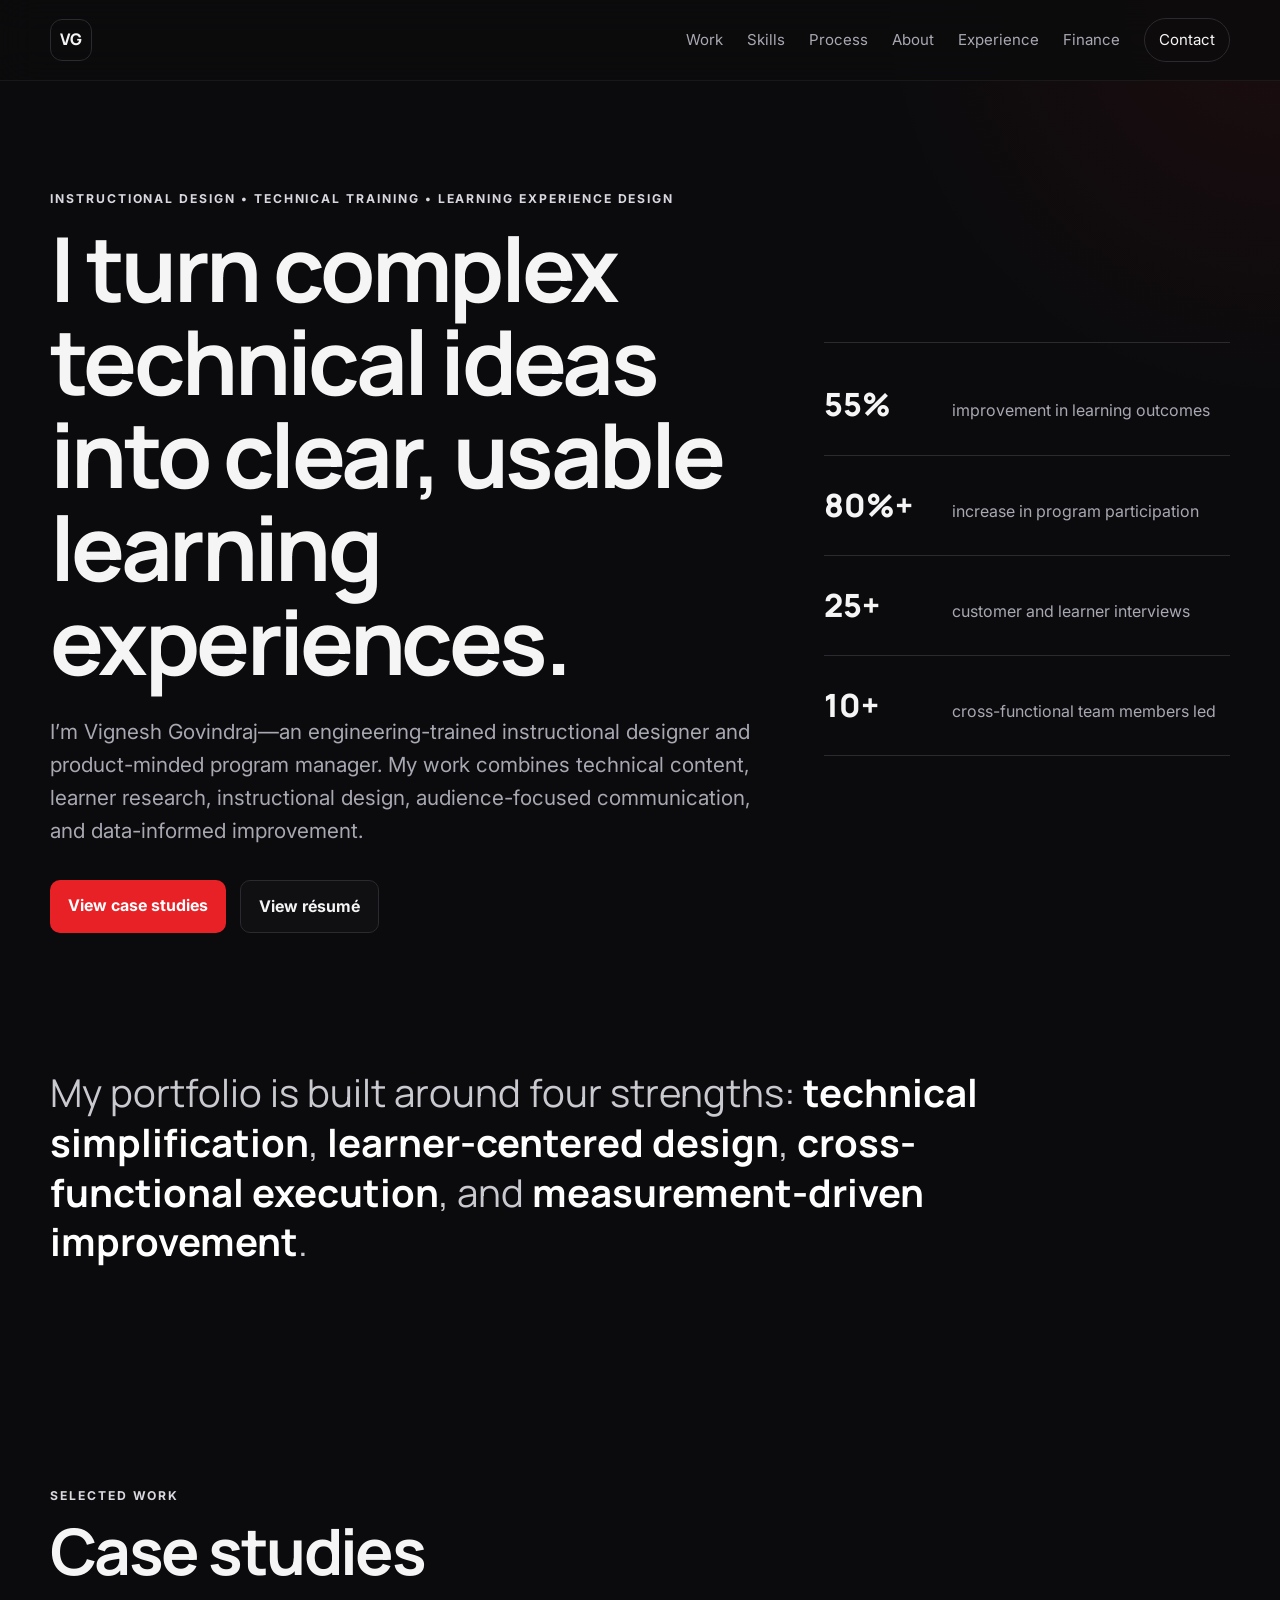
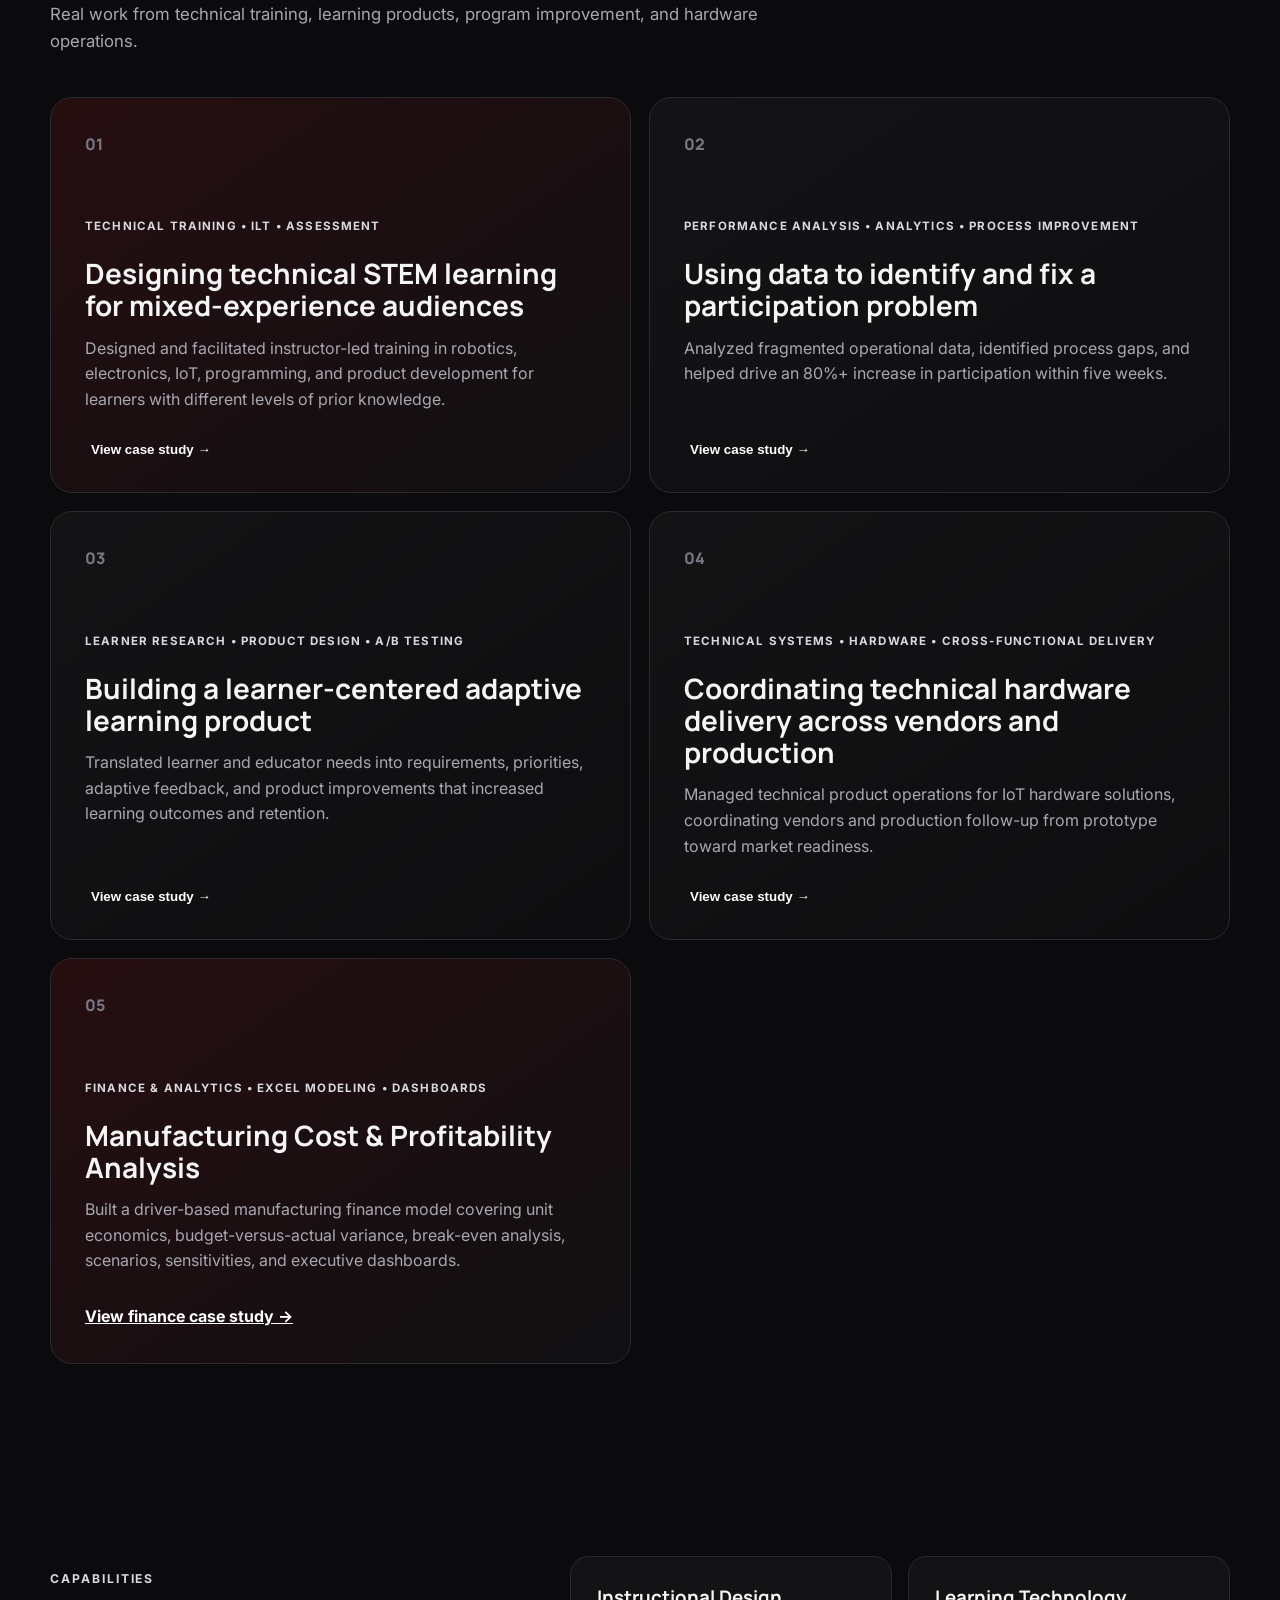
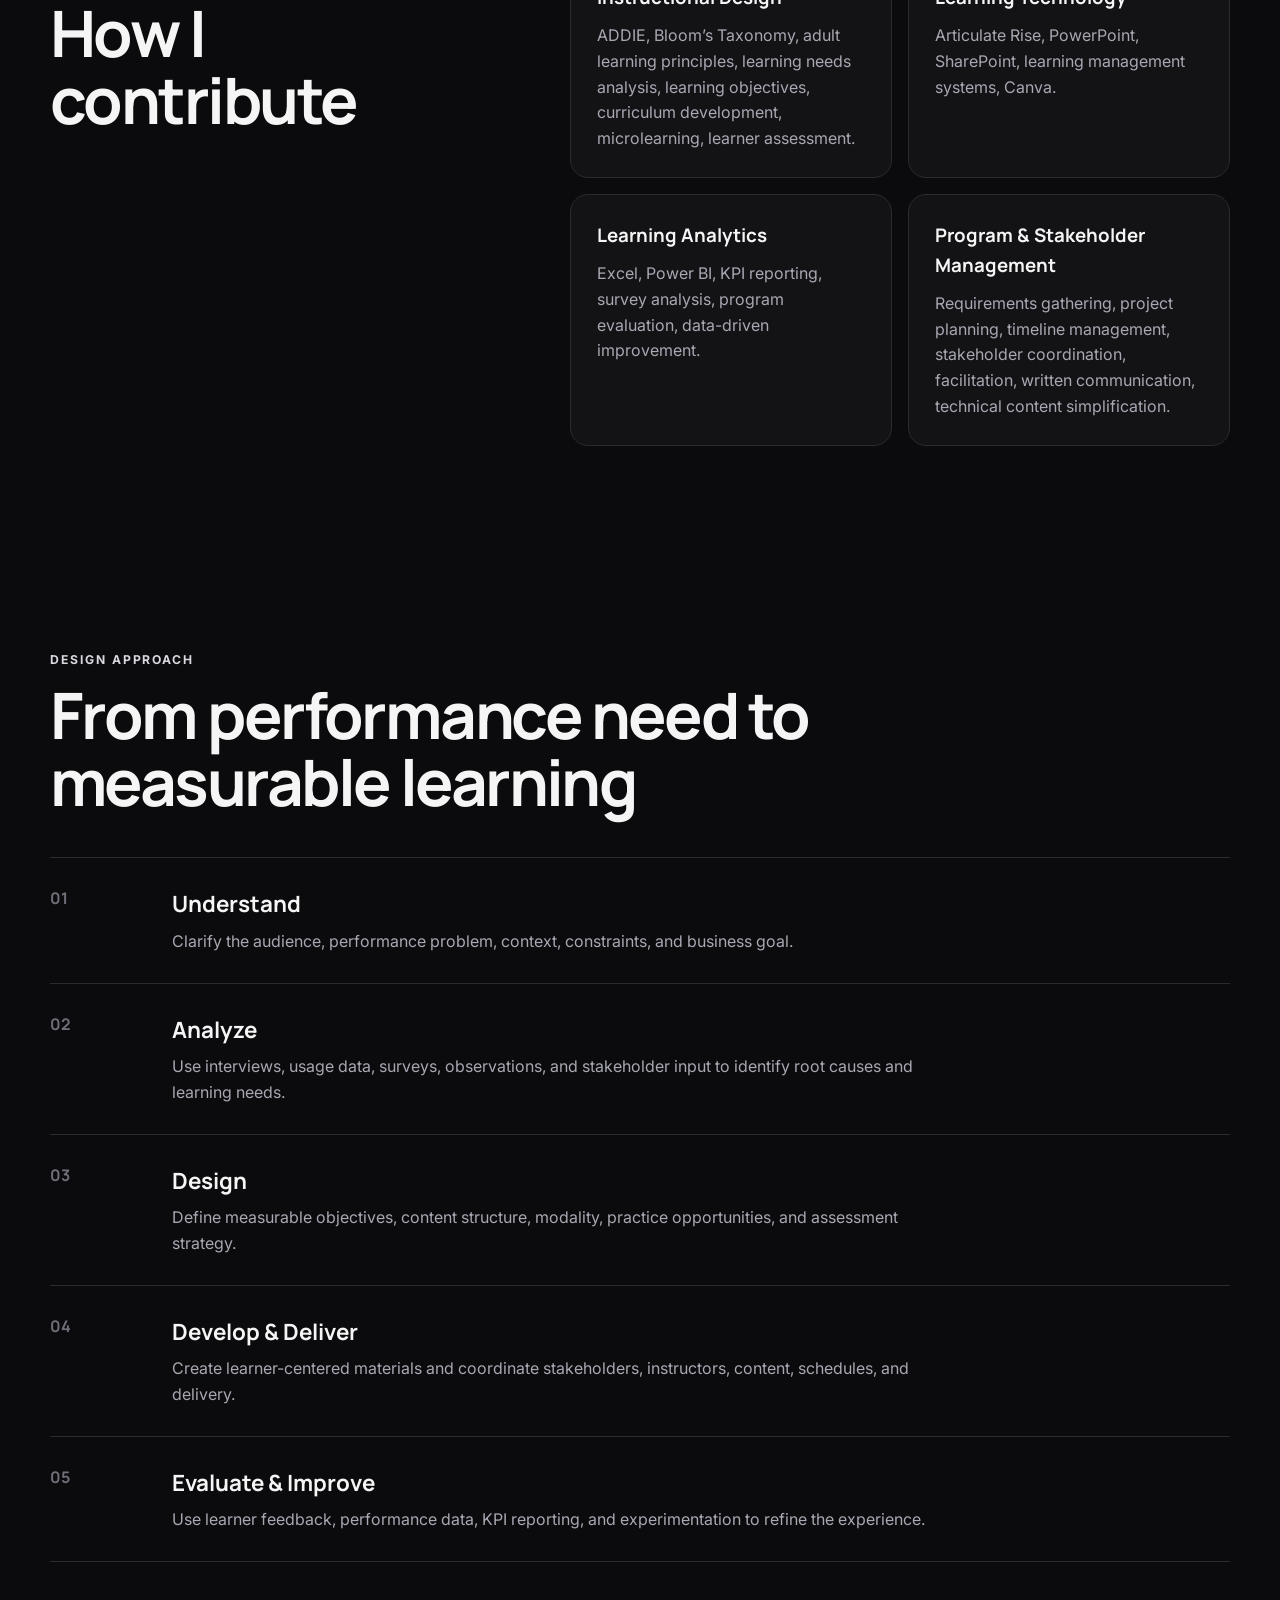
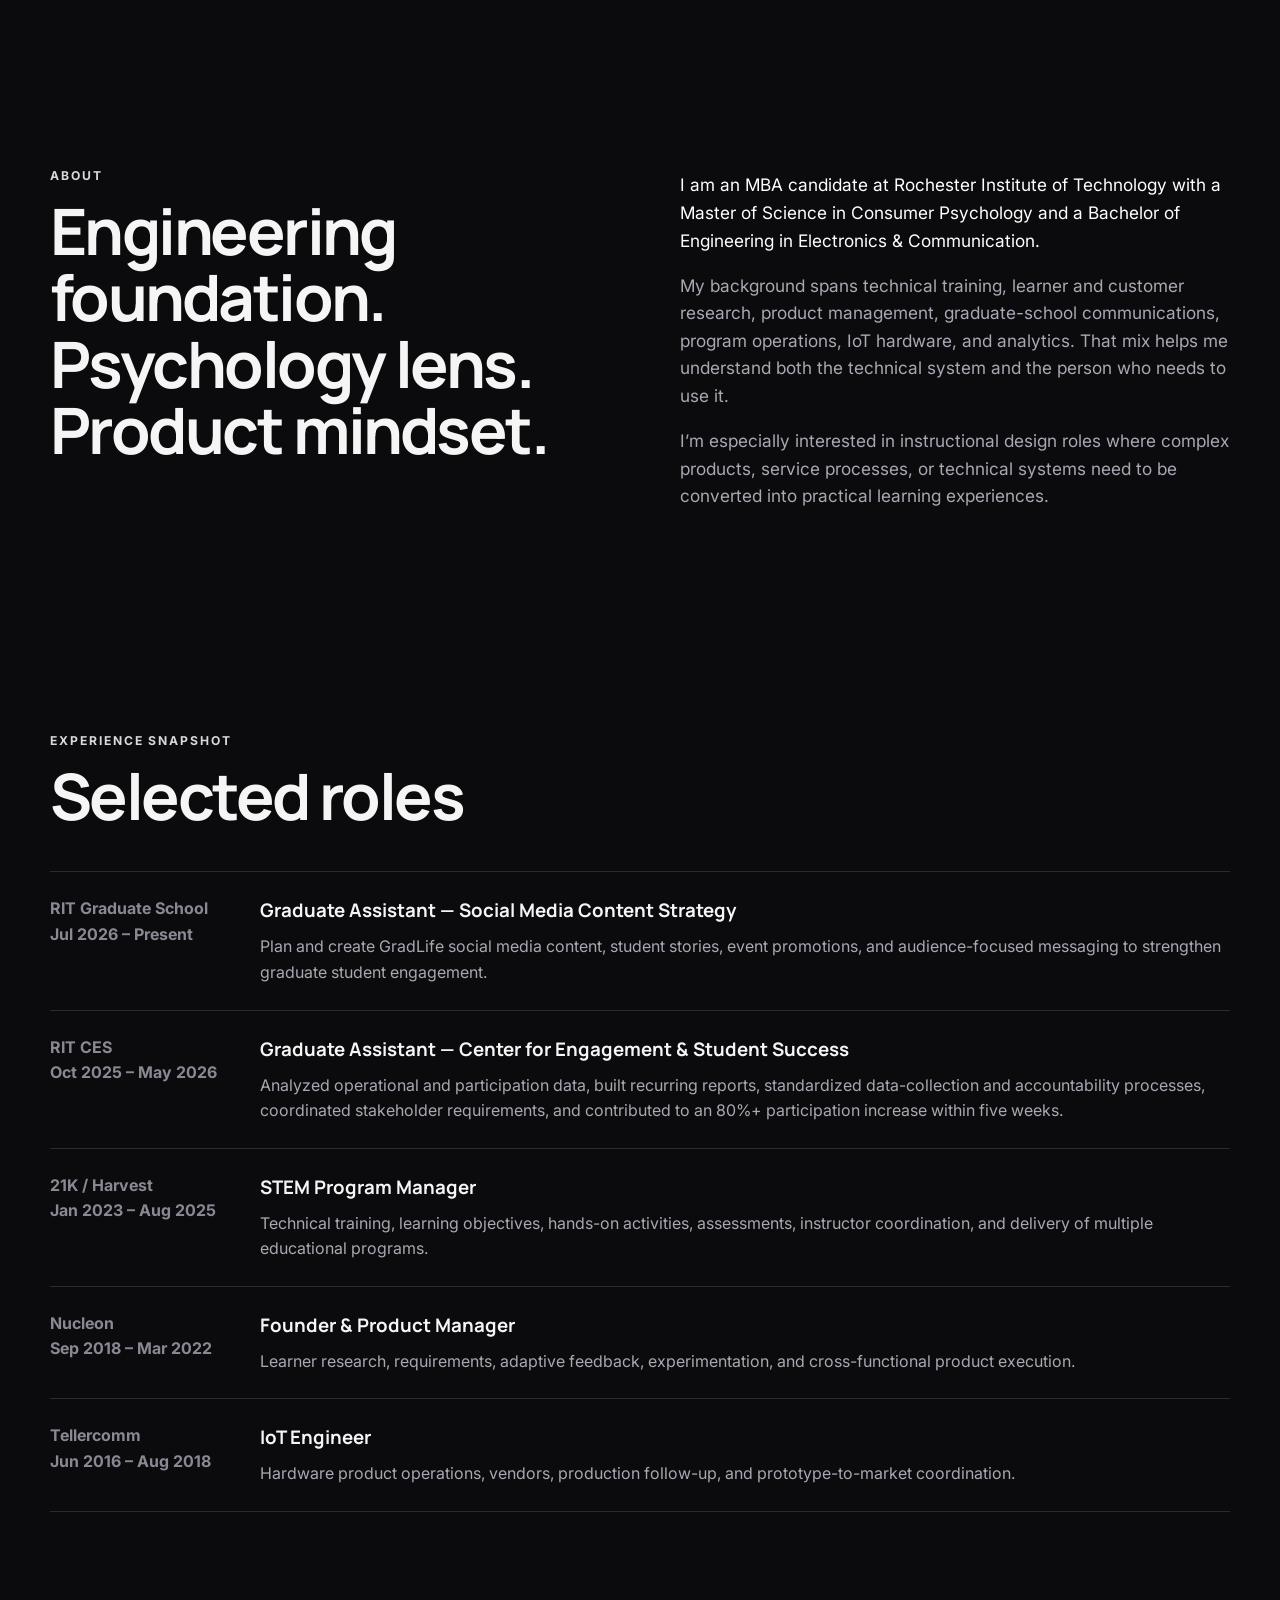
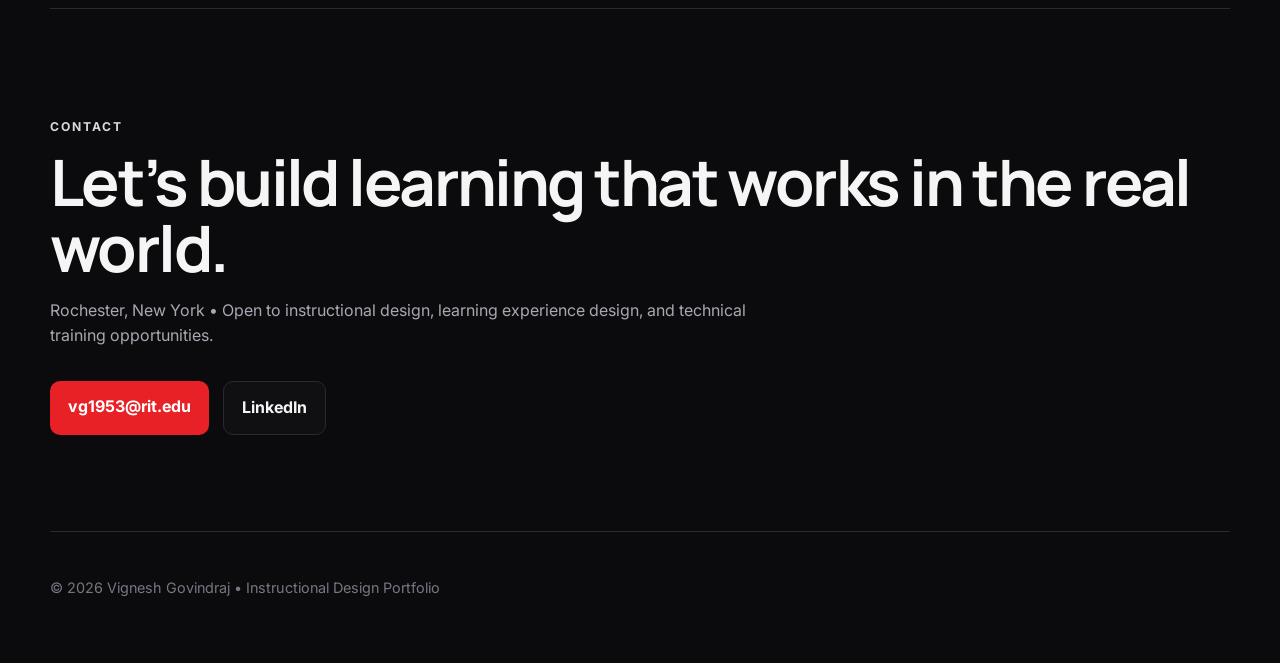
<file: index.html>
<!DOCTYPE html>
<html lang="en">
<head>
<meta charset="UTF-8">
<meta name="viewport" content="width=device-width, initial-scale=1.0">
<meta name="description" content="Instructional design and technical learning portfolio of Vignesh Govindraj.">
<title>Vignesh Govindraj | Instructional Design Portfolio</title>
<link rel="icon" href="favicon.svg" type="image/svg+xml">
<link rel="stylesheet" href="styles.css">
</head>
<body>
<header class="site-header">
  <a class="brand" href="#top">VG</a>
  <nav class="nav">
    <a href="#work">Work</a><a href="#skills">Skills</a><a href="#process">Process</a><a href="#about">About</a><a class="nav-cta" href="#contact">Contact</a>
  </nav>
</header>
<main id="top">
<section class="hero section">
  <div class="hero-copy">
    <p class="eyebrow">Instructional Design • Technical Training • Learning Experience Design</p>
    <h1>I turn complex technical ideas into clear, usable learning experiences.</h1>
    <p class="hero-text">I’m Vignesh Govindraj—an engineering-trained instructional designer and product-minded program manager. My work combines technical content, learner research, instructional design, audience-focused communication, and data-informed improvement.</p>
    <div class="hero-actions"><a class="button primary" href="#work">View case studies</a><a class="button secondary" href="resume.html">View résumé</a></div>
  </div>
  <aside class="hero-panel">
    <div class="metric"><span class="metric-value">55%</span><span class="metric-label">improvement in learning outcomes</span></div>
    <div class="metric"><span class="metric-value">80%+</span><span class="metric-label">increase in program participation</span></div>
    <div class="metric"><span class="metric-value">25+</span><span class="metric-label">customer and learner interviews</span></div>
    <div class="metric"><span class="metric-value">10+</span><span class="metric-label">cross-functional team members led</span></div>
  </aside>
</section>
<section class="section intro-strip"><p>My portfolio is built around four strengths: <strong>technical simplification</strong>, <strong>learner-centered design</strong>, <strong>cross-functional execution</strong>, and <strong>measurement-driven improvement</strong>.</p></section>
<section id="work" class="section">
  <div class="section-heading"><p class="eyebrow">Selected work</p><h2>Case studies</h2><p>Real work from technical training, learning products, program improvement, and hardware operations.</p></div>
  <div class="case-grid">
    <article class="case-card featured"><div class="case-number">01</div><p class="case-tag">Technical Training • ILT • Assessment</p><h3>Designing technical STEM learning for mixed-experience audiences</h3><p class="case-summary">Designed and facilitated instructor-led training in robotics, electronics, IoT, programming, and product development for learners with different levels of prior knowledge.</p><button class="text-button" data-dialog="case1">View case study →</button></article>
    <article class="case-card"><div class="case-number">02</div><p class="case-tag">Performance Analysis • Analytics • Process Improvement</p><h3>Using data to identify and fix a participation problem</h3><p class="case-summary">Analyzed fragmented operational data, identified process gaps, and helped drive an 80%+ increase in participation within five weeks.</p><button class="text-button" data-dialog="case2">View case study →</button></article>
    <article class="case-card"><div class="case-number">03</div><p class="case-tag">Learner Research • Product Design • A/B Testing</p><h3>Building a learner-centered adaptive learning product</h3><p class="case-summary">Translated learner and educator needs into requirements, priorities, adaptive feedback, and product improvements that increased learning outcomes and retention.</p><button class="text-button" data-dialog="case3">View case study →</button></article>
    <article class="case-card"><div class="case-number">04</div><p class="case-tag">Technical Systems • Hardware • Cross-Functional Delivery</p><h3>Coordinating technical hardware delivery across vendors and production</h3><p class="case-summary">Managed technical product operations for IoT hardware solutions, coordinating vendors and production follow-up from prototype toward market readiness.</p><button class="text-button" data-dialog="case4">View case study →</button></article>
  </div>
</section>
<section id="skills" class="section split-section">
  <div class="section-heading"><p class="eyebrow">Capabilities</p><h2>How I contribute</h2></div>
  <div class="skill-groups">
    <div class="skill-group"><h3>Instructional Design</h3><p>ADDIE, Bloom’s Taxonomy, adult learning principles, learning needs analysis, learning objectives, curriculum development, microlearning, learner assessment.</p></div>
    <div class="skill-group"><h3>Learning Technology</h3><p>Articulate Rise, PowerPoint, SharePoint, learning management systems, Canva.</p></div>
    <div class="skill-group"><h3>Learning Analytics</h3><p>Excel, Power BI, KPI reporting, survey analysis, program evaluation, data-driven improvement.</p></div>
    <div class="skill-group"><h3>Program & Stakeholder Management</h3><p>Requirements gathering, project planning, timeline management, stakeholder coordination, facilitation, written communication, technical content simplification.</p></div>
  </div>
</section>
<section id="process" class="section">
  <div class="section-heading"><p class="eyebrow">Design approach</p><h2>From performance need to measurable learning</h2></div>
  <ol class="process">
    <li><span>01</span><div><h3>Understand</h3><p>Clarify the audience, performance problem, context, constraints, and business goal.</p></div></li>
    <li><span>02</span><div><h3>Analyze</h3><p>Use interviews, usage data, surveys, observations, and stakeholder input to identify root causes and learning needs.</p></div></li>
    <li><span>03</span><div><h3>Design</h3><p>Define measurable objectives, content structure, modality, practice opportunities, and assessment strategy.</p></div></li>
    <li><span>04</span><div><h3>Develop & Deliver</h3><p>Create learner-centered materials and coordinate stakeholders, instructors, content, schedules, and delivery.</p></div></li>
    <li><span>05</span><div><h3>Evaluate & Improve</h3><p>Use learner feedback, performance data, KPI reporting, and experimentation to refine the experience.</p></div></li>
  </ol>
</section>
<section id="about" class="section about">
  <div><p class="eyebrow">About</p><h2>Engineering foundation. Psychology lens. Product mindset.</h2></div>
  <div class="about-copy"><p>I am an MBA candidate at Rochester Institute of Technology with a Master of Science in Consumer Psychology and a Bachelor of Engineering in Electronics & Communication.</p><p>My background spans technical training, learner and customer research, product management, graduate-school communications, program operations, IoT hardware, and analytics. That mix helps me understand both the technical system and the person who needs to use it.</p><p>I’m especially interested in instructional design roles where complex products, service processes, or technical systems need to be converted into practical learning experiences.</p></div>
</section>
<section class="section experience">
  <div class="section-heading"><p class="eyebrow">Experience snapshot</p><h2>Selected roles</h2></div>
  <div class="timeline">
    <div class="timeline-item"><span>RIT Graduate School<br>Jul 2026 – Present</span><div><h3>Graduate Assistant — Social Media Content Strategy</h3><p>Plan and create GradLife social media content, student stories, event promotions, and audience-focused messaging to strengthen graduate student engagement.</p></div></div>
    <div class="timeline-item"><span>RIT CES<br>Oct 2025 – May 2026</span><div><h3>Graduate Assistant — Center for Engagement & Student Success</h3><p>Analyzed operational and participation data, built recurring reports, standardized data-collection and accountability processes, coordinated stakeholder requirements, and contributed to an 80%+ participation increase within five weeks.</p></div></div>
    <div class="timeline-item"><span>21K / Harvest<br>Jan 2023 – Aug 2025</span><div><h3>STEM Program Manager</h3><p>Technical training, learning objectives, hands-on activities, assessments, instructor coordination, and delivery of multiple educational programs.</p></div></div>
    <div class="timeline-item"><span>Nucleon<br>Sep 2018 – Mar 2022</span><div><h3>Founder & Product Manager</h3><p>Learner research, requirements, adaptive feedback, experimentation, and cross-functional product execution.</p></div></div>
    <div class="timeline-item"><span>Tellercomm<br>Jun 2016 – Aug 2018</span><div><h3>IoT Engineer</h3><p>Hardware product operations, vendors, production follow-up, and prototype-to-market coordination.</p></div></div>
  </div>
</section>
<section id="contact" class="section contact"><p class="eyebrow">Contact</p><h2>Let’s build learning that works in the real world.</h2><p>Rochester, New York • Open to instructional design, learning experience design, and technical training opportunities.</p><div class="hero-actions"><a class="button primary" href="mailto:vg1953@rit.edu">vg1953@rit.edu</a><a class="button secondary" href="https://www.linkedin.com/in/vignesh-govindraj-13011995/" target="_blank" rel="noreferrer">LinkedIn</a></div></section>
</main>
<footer><p>© <span id="year"></span> Vignesh Govindraj • Instructional Design Portfolio</p></footer>
<dialog id="case1"><button class="dialog-close" aria-label="Close">×</button><p class="case-tag">Technical Training • 21K School & Harvest International School</p><h2>Designing technical STEM learning for mixed-experience audiences</h2><div class="case-detail-grid"><div><h4>Challenge</h4><p>Technical topics such as robotics, electronics, IoT, programming, and product development had to be made understandable and usable for learners with varying levels of prior knowledge.</p></div><div><h4>My role</h4><p>Designed and facilitated instructor-led technical training while coordinating instructors, school leaders, external partners, materials, and delivery schedules.</p></div><div><h4>Design approach</h4><p>Created learning objectives, presentations, hands-on activities, and assessments. Adjusted content based on learner feedback and performance data.</p></div><div><h4>What this demonstrates</h4><p>Technical content simplification, ILT design, facilitation, assessment, iterative improvement, and cross-functional delivery.</p></div></div></dialog>
<dialog id="case2"><button class="dialog-close" aria-label="Close">×</button><p class="case-tag">Performance Analysis • RIT Center for Engagement & Student Success</p><h2>Using data to identify and fix a participation problem</h2><div class="case-detail-grid"><div><h4>Challenge</h4><p>Program participation was not meeting expectations, and the underlying operational picture was fragmented across inconsistent data and processes.</p></div><div><h4>My role</h4><p>Cleaned and analyzed operational data, built recurring reports in Excel and Power BI, coordinated program records, and standardized data-collection and accountability practices.</p></div><div><h4>Outcome</h4><p>The work identified process gaps and contributed to an 80%+ increase in participation within five weeks.</p></div><div><h4>What this demonstrates</h4><p>Performance analysis, data-informed diagnosis, process improvement, reporting, and measurement before prescribing a learning intervention.</p></div></div></dialog>
<dialog id="case3"><button class="dialog-close" aria-label="Close">×</button><p class="case-tag">Learner-Centered Product • Nucleon</p><h2>Building a learner-centered adaptive learning product</h2><div class="case-detail-grid"><div><h4>Challenge</h4><p>Design an adaptive-learning experience that responded to learner and educator needs rather than relying on assumptions.</p></div><div><h4>My role</h4><p>Translated learner and educator needs into requirements, acceptance criteria, timelines, and sprint priorities for a cross-functional team of 10.</p></div><div><h4>Research & iteration</h4><p>Conducted 25+ customer interviews and used learner interviews, performance data, and A/B testing to refine adaptive feedback and content delivery.</p></div><div><h4>Outcome</h4><p>The platform contributed to a 55% improvement in learning outcomes and a 25% increase in user retention while growing to 100+ users and two institutional partners.</p></div></div></dialog>
<dialog id="case4"><button class="dialog-close" aria-label="Close">×</button><p class="case-tag">Technical Systems • Tellercomm</p><h2>Coordinating technical hardware delivery across vendors and production</h2><div class="case-detail-grid"><div><h4>Challenge</h4><p>Move IoT hardware solutions from prototype toward market while coordinating technical and operational dependencies.</p></div><div><h4>My role</h4><p>Managed technical product operations, vendor coordination, and production follow-up.</p></div><div><h4>Transferable value</h4><p>Understanding technical systems makes it easier to ask better questions of SMEs and convert engineering information into accurate learner-facing content.</p></div><div><h4>What this demonstrates</h4><p>Technical fluency, vendor coordination, production awareness, and cross-functional execution.</p></div></div></dialog>
<script src="script.js"></script>
</body>
</html>
</file>
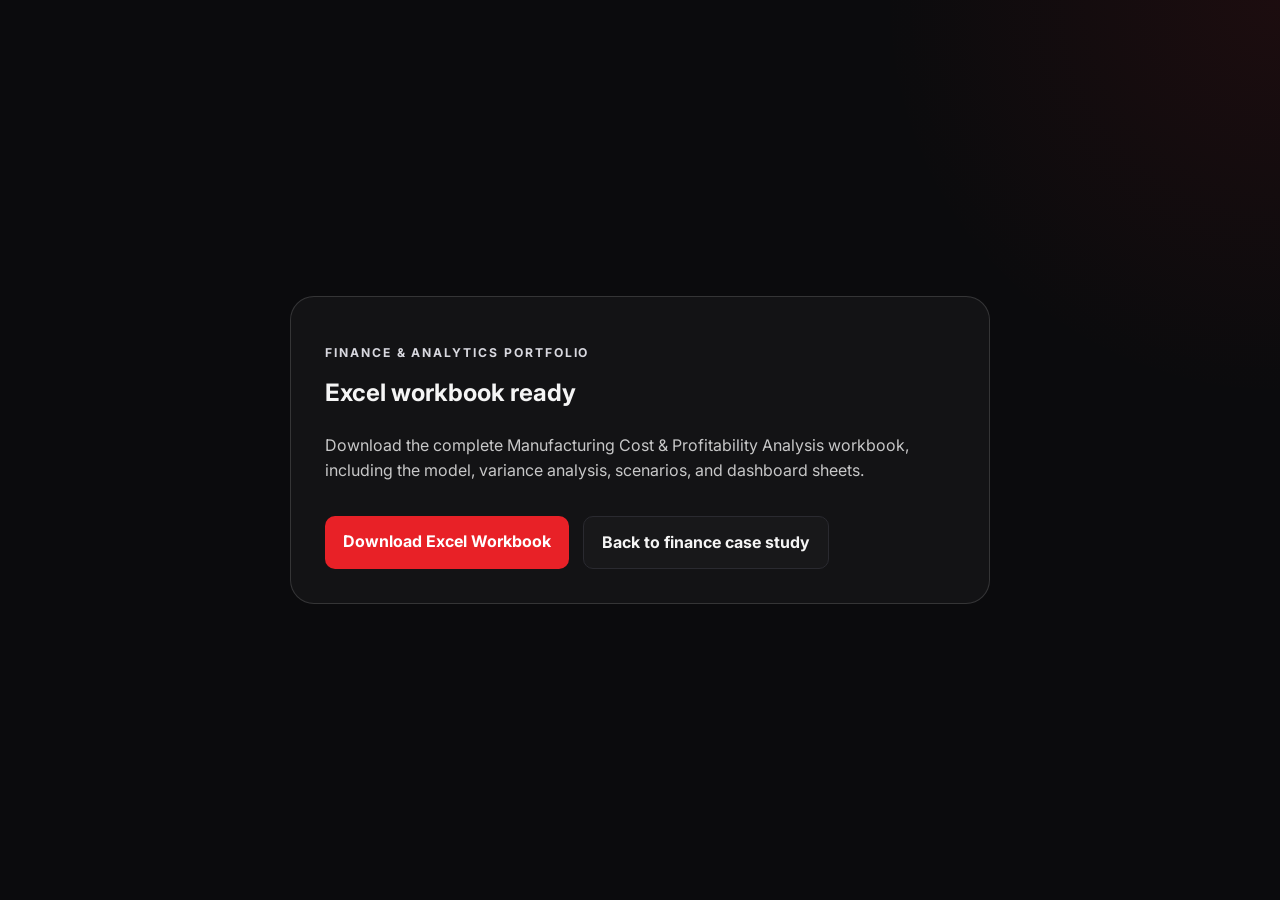
<file: download-model.html>
<!DOCTYPE html>
<html lang="en">
<head>
<meta charset="UTF-8">
<meta name="viewport" content="width=device-width,initial-scale=1.0">
<title>Download Excel Model | Vignesh Govindraj</title>
<link rel="stylesheet" href="styles.css">
<style>.download-wrap{min-height:100vh;display:grid;place-items:center;padding:40px}.download-card{max-width:700px;border:1px solid rgba(255,255,255,.14);border-radius:24px;padding:34px;background:rgba(255,255,255,.035)}.download-card h1{margin-top:8px}.status{margin:20px 0;opacity:.8}</style>
</head>
<body>
<main class="download-wrap"><section class="download-card"><p class="eyebrow">Finance & Analytics Portfolio</p><h1>Excel workbook ready</h1><p class="status">Download the complete Manufacturing Cost & Profitability Analysis workbook, including the model, variance analysis, scenarios, and dashboard sheets.</p><div class="hero-actions"><a id="download" class="button primary" href="assets/Manufacturing_Cost_Profitability_Analysis.xlsx" download>Download Excel Workbook</a><a class="button secondary" href="finance.html">Back to finance case study</a></div></section></main>
<script>
window.addEventListener('load',()=>{
  const a=document.getElementById('download');
  if(a){setTimeout(()=>a.click(),300);}
});
</script>
</body>
</html>
</file>
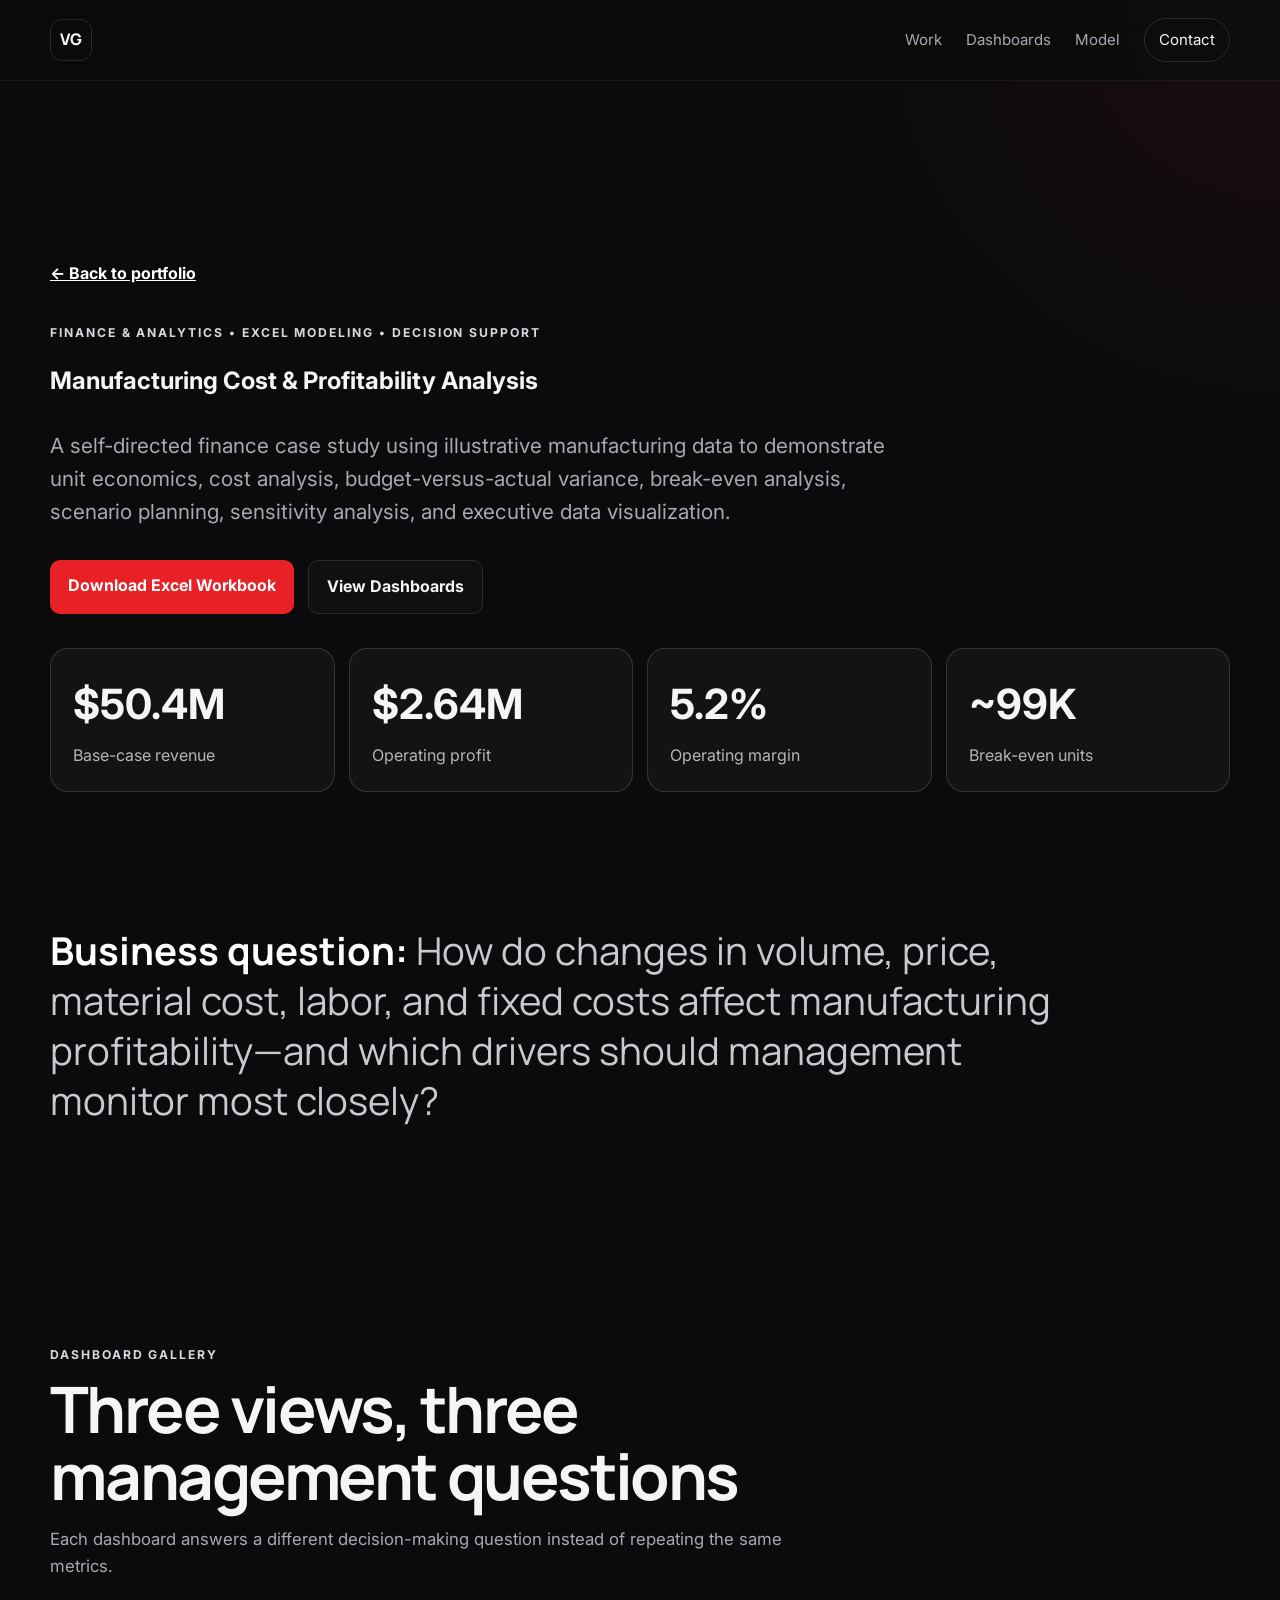
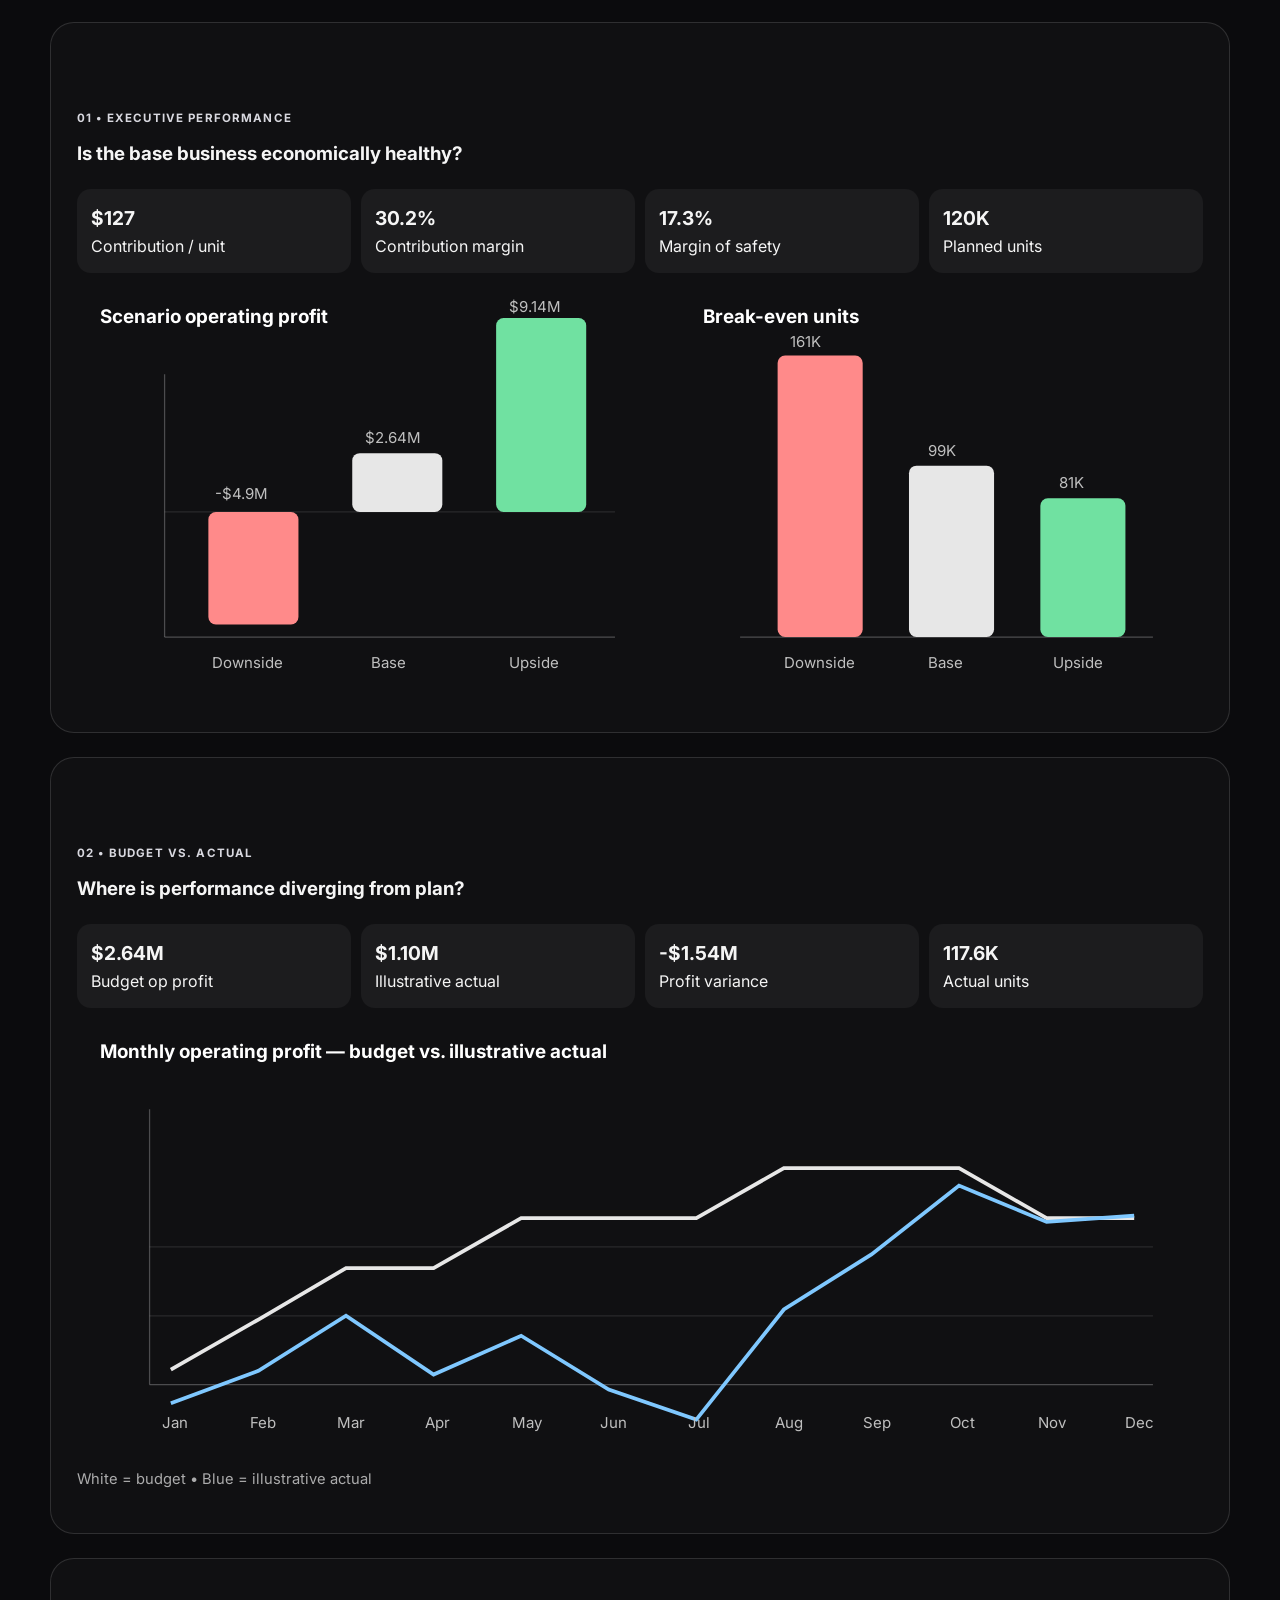
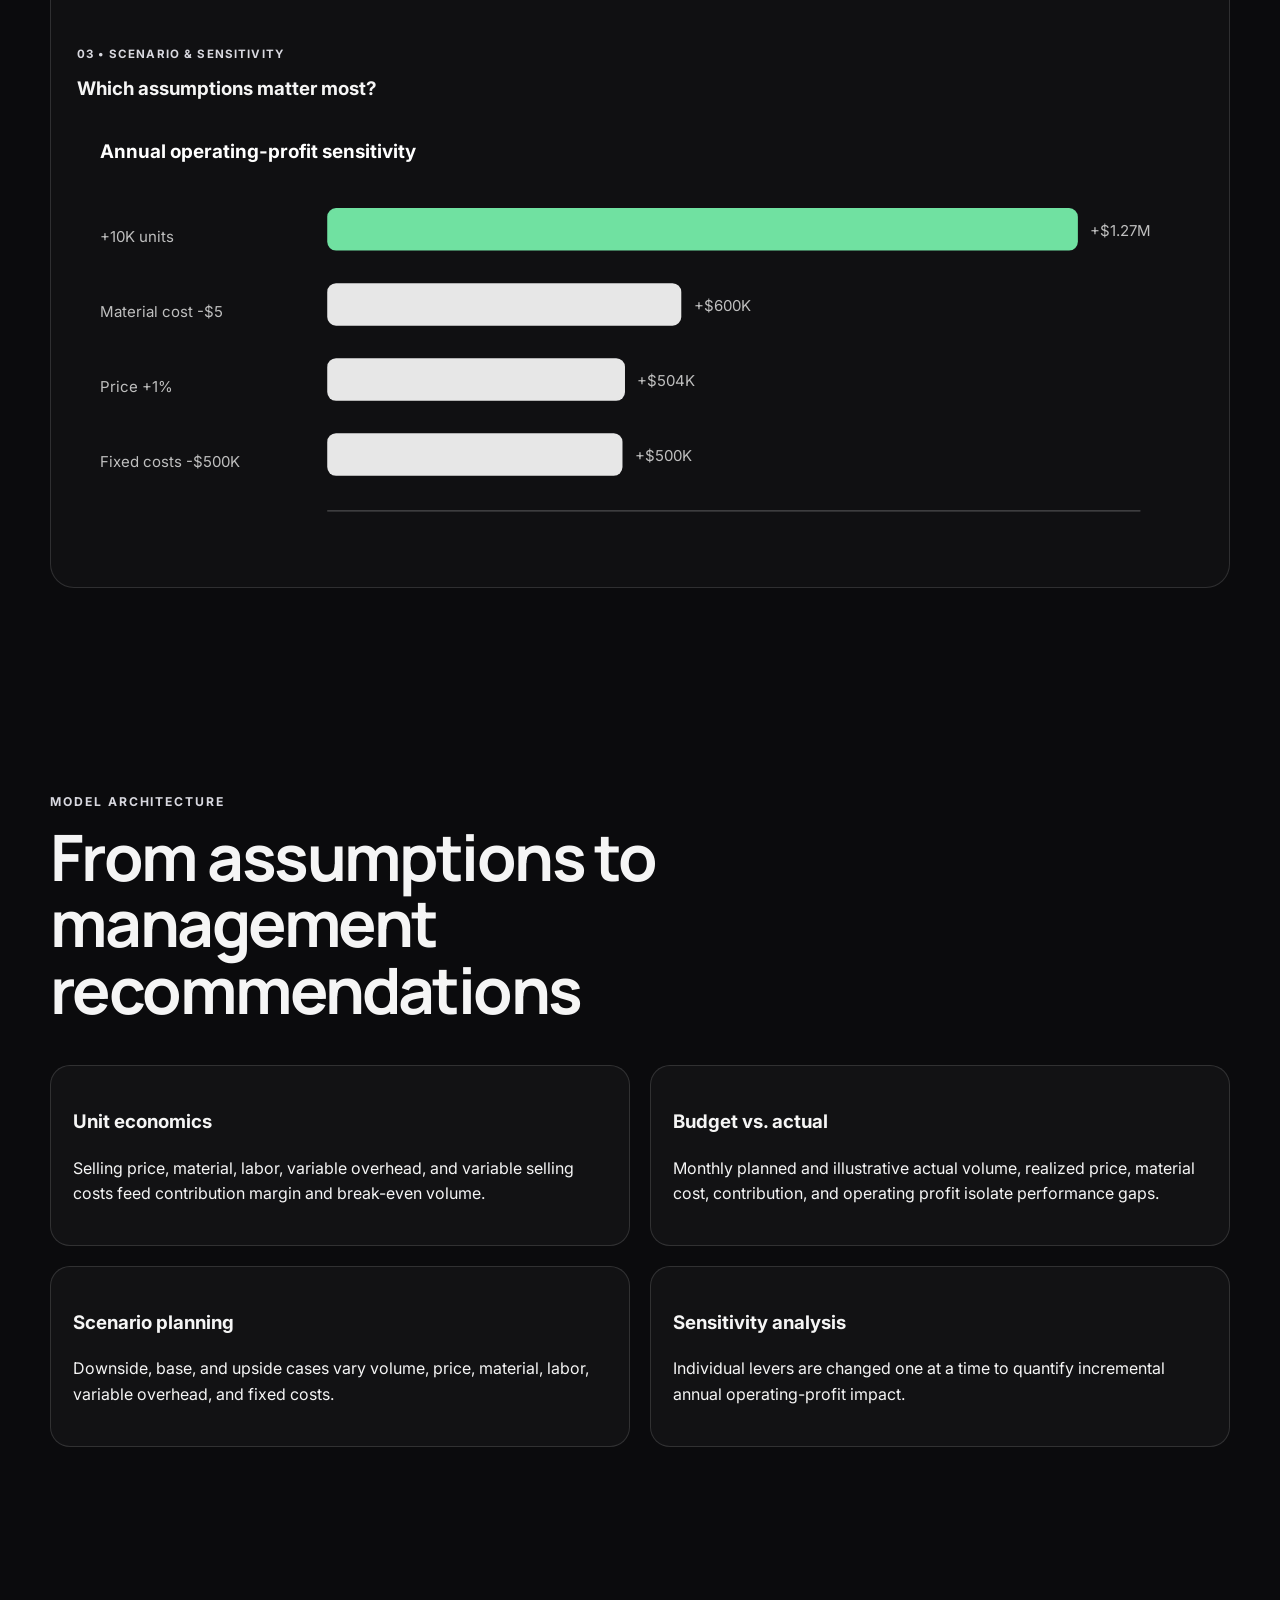
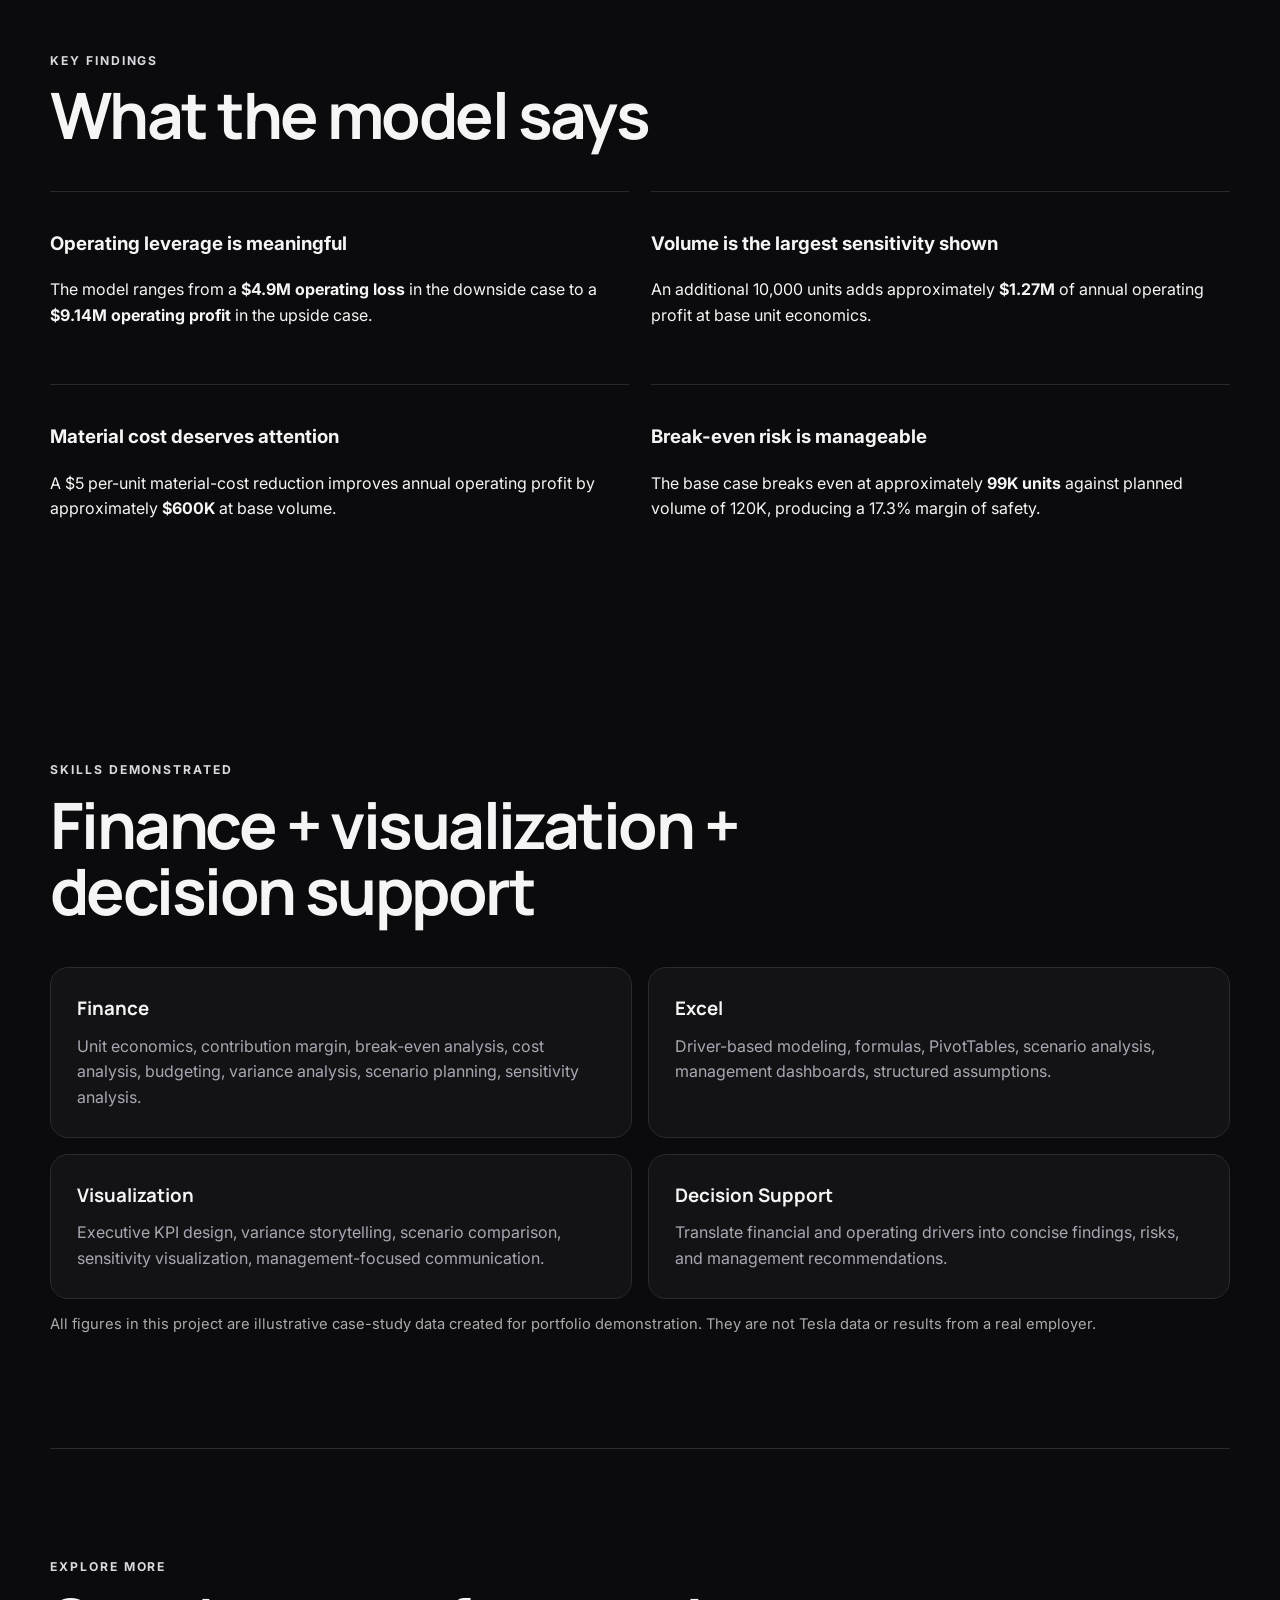
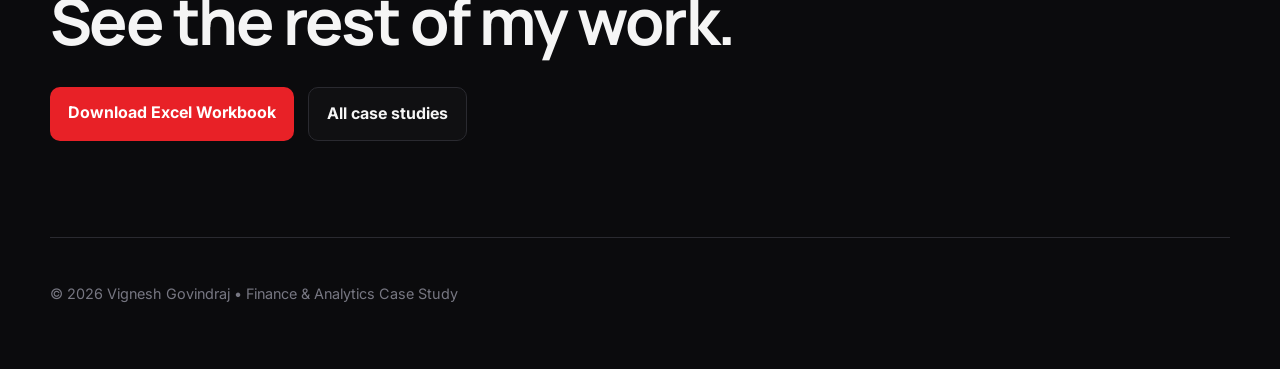
<file: finance.html>
<!DOCTYPE html>
<html lang="en">
<head>
<meta charset="UTF-8">
<meta name="viewport" content="width=device-width,initial-scale=1.0">
<meta name="description" content="Manufacturing Cost & Profitability Analysis — finance and analytics case study by Vignesh Govindraj.">
<title>Finance & Analytics | Vignesh Govindraj</title>
<link rel="icon" href="favicon.svg" type="image/svg+xml">
<link rel="stylesheet" href="styles.css">
<style>
.finance-hero{padding-top:150px}.finance-hero h1{max-width:920px}.finance-intro{max-width:840px}.kpi-grid{display:grid;grid-template-columns:repeat(4,1fr);gap:14px;margin-top:34px}.kpi{border:1px solid rgba(255,255,255,.14);border-radius:18px;padding:22px;background:rgba(255,255,255,.035)}.kpi strong{display:block;font-size:clamp(1.6rem,4vw,2.6rem)}.kpi span{display:block;margin-top:6px;opacity:.72}.dashboard-grid{display:grid;grid-template-columns:1fr;gap:24px}.dashboard{border:1px solid rgba(255,255,255,.13);border-radius:24px;padding:26px;background:rgba(255,255,255,.025)}.dashboard h3{margin-top:5px}.chart{width:100%;height:auto;display:block;margin-top:18px}.chart-label{fill:#bfbfbf;font-size:12px}.chart-title{fill:#fff;font-size:15px;font-weight:700}.axis{stroke:rgba(255,255,255,.25);stroke-width:1}.gridline{stroke:rgba(255,255,255,.1);stroke-width:1}.bar-base{fill:#e7e7e7}.bar-good{fill:#70e1a1}.bar-bad{fill:#ff8a8a}.line-budget{fill:none;stroke:#e7e7e7;stroke-width:3}.line-actual{fill:none;stroke:#7fc8ff;stroke-width:3}.mini-kpis{display:grid;grid-template-columns:repeat(4,1fr);gap:10px;margin:20px 0}.mini-kpi{padding:14px;border-radius:14px;background:rgba(255,255,255,.05)}.mini-kpi b{display:block;font-size:1.2rem}.finance-grid{display:grid;grid-template-columns:repeat(2,minmax(0,1fr));gap:20px}.panel{border:1px solid rgba(255,255,255,.13);border-radius:20px;padding:22px;background:rgba(255,255,255,.03)}.insights{display:grid;grid-template-columns:repeat(2,minmax(0,1fr));gap:22px}.insight{padding:18px 0;border-top:1px solid rgba(255,255,255,.12)}.note{opacity:.68;font-size:.92rem}.backlink{display:inline-block;margin-bottom:24px}@media(max-width:850px){.kpi-grid,.mini-kpis{grid-template-columns:repeat(2,1fr)}.finance-grid,.insights{grid-template-columns:1fr}}@media(max-width:520px){.kpi-grid,.mini-kpis{grid-template-columns:1fr}}
</style>
</head>
<body>
<header class="site-header"><a class="brand" href="index.html">VG</a><nav class="nav"><a href="index.html#work">Work</a><a href="#dashboards">Dashboards</a><a href="#model">Model</a><a class="nav-cta" href="index.html#contact">Contact</a></nav></header>
<main>
<section class="section finance-hero">
<a class="text-button backlink" href="index.html#work">← Back to portfolio</a>
<p class="eyebrow">Finance & Analytics • Excel Modeling • Decision Support</p>
<h1>Manufacturing Cost & Profitability Analysis</h1>
<p class="hero-text finance-intro">A self-directed finance case study using illustrative manufacturing data to demonstrate unit economics, cost analysis, budget-versus-actual variance, break-even analysis, scenario planning, sensitivity analysis, and executive data visualization.</p>
<div class="hero-actions"><a class="button primary" href="download-model.html">Download Excel Workbook</a><a class="button secondary" href="#dashboards">View Dashboards</a></div>
<div class="kpi-grid"><div class="kpi"><strong>$50.4M</strong><span>Base-case revenue</span></div><div class="kpi"><strong>$2.64M</strong><span>Operating profit</span></div><div class="kpi"><strong>5.2%</strong><span>Operating margin</span></div><div class="kpi"><strong>~99K</strong><span>Break-even units</span></div></div>
</section>
<section class="section intro-strip"><p><strong>Business question:</strong> How do changes in volume, price, material cost, labor, and fixed costs affect manufacturing profitability—and which drivers should management monitor most closely?</p></section>
<section class="section" id="dashboards"><div class="section-heading"><p class="eyebrow">Dashboard gallery</p><h2>Three views, three management questions</h2><p>Each dashboard answers a different decision-making question instead of repeating the same metrics.</p></div><div class="dashboard-grid">
<div class="dashboard"><p class="case-tag">01 • Executive Performance</p><h3>Is the base business economically healthy?</h3><div class="mini-kpis"><div class="mini-kpi"><b>$127</b><span>Contribution / unit</span></div><div class="mini-kpi"><b>30.2%</b><span>Contribution margin</span></div><div class="mini-kpi"><b>17.3%</b><span>Margin of safety</span></div><div class="mini-kpi"><b>120K</b><span>Planned units</span></div></div><svg class="chart" viewBox="0 0 900 330" role="img" aria-label="Scenario operating profit and break-even units"><text x="18" y="24" class="chart-title">Scenario operating profit</text><line x1="70" y1="275" x2="430" y2="275" class="axis"/><line x1="70" y1="65" x2="70" y2="275" class="axis"/><line x1="70" y1="175" x2="430" y2="175" class="gridline"/><rect x="105" y="175" width="72" height="90" rx="6" class="bar-bad"/><rect x="220" y="128" width="72" height="47" rx="6" class="bar-base"/><rect x="335" y="20" width="72" height="155" rx="6" class="bar-good"/><text x="108" y="300" class="chart-label">Downside</text><text x="235" y="300" class="chart-label">Base</text><text x="345" y="300" class="chart-label">Upside</text><text x="110" y="165" class="chart-label">-$4.9M</text><text x="230" y="120" class="chart-label">$2.64M</text><text x="345" y="15" class="chart-label">$9.14M</text><text x="500" y="24" class="chart-title">Break-even units</text><line x1="530" y1="275" x2="860" y2="275" class="axis"/><rect x="560" y="50" width="68" height="225" rx="6" class="bar-bad"/><rect x="665" y="138" width="68" height="137" rx="6" class="bar-base"/><rect x="770" y="164" width="68" height="111" rx="6" class="bar-good"/><text x="565" y="300" class="chart-label">Downside</text><text x="680" y="300" class="chart-label">Base</text><text x="780" y="300" class="chart-label">Upside</text><text x="570" y="43" class="chart-label">161K</text><text x="680" y="130" class="chart-label">99K</text><text x="785" y="156" class="chart-label">81K</text></svg></div>
<div class="dashboard"><p class="case-tag">02 • Budget vs. Actual</p><h3>Where is performance diverging from plan?</h3><div class="mini-kpis"><div class="mini-kpi"><b>$2.64M</b><span>Budget op profit</span></div><div class="mini-kpi"><b>$1.10M</b><span>Illustrative actual</span></div><div class="mini-kpi"><b>-$1.54M</b><span>Profit variance</span></div><div class="mini-kpi"><b>117.6K</b><span>Actual units</span></div></div><svg class="chart" viewBox="0 0 900 340" role="img" aria-label="Monthly budget versus actual operating profit"><text x="18" y="24" class="chart-title">Monthly operating profit — budget vs. illustrative actual</text><line x1="58" y1="285" x2="860" y2="285" class="axis"/><line x1="58" y1="65" x2="58" y2="285" class="axis"/><line x1="58" y1="230" x2="860" y2="230" class="gridline"/><line x1="58" y1="175" x2="860" y2="175" class="gridline"/><polyline points="75,273 145,233 215,192 285,192 355,152 425,152 495,152 565,112 635,112 705,112 775,152 845,152" class="line-budget"/><polyline points="75,300 145,274 215,230 285,277 355,246 425,289 495,313 565,225 635,181 705,126 775,155 845,150" class="line-actual"/><g class="chart-label"><text x="68" y="320">Jan</text><text x="138" y="320">Feb</text><text x="208" y="320">Mar</text><text x="278" y="320">Apr</text><text x="348" y="320">May</text><text x="418" y="320">Jun</text><text x="488" y="320">Jul</text><text x="558" y="320">Aug</text><text x="628" y="320">Sep</text><text x="698" y="320">Oct</text><text x="768" y="320">Nov</text><text x="838" y="320">Dec</text></g></svg><p class="note">White = budget • Blue = illustrative actual</p></div>
<div class="dashboard"><p class="case-tag">03 • Scenario & Sensitivity</p><h3>Which assumptions matter most?</h3><svg class="chart" viewBox="0 0 900 350" role="img" aria-label="Annual operating profit sensitivity"><text x="18" y="28" class="chart-title">Annual operating-profit sensitivity</text><line x1="200" y1="310" x2="850" y2="310" class="axis"/><text x="18" y="95" class="chart-label">+10K units</text><text x="18" y="155" class="chart-label">Material cost -$5</text><text x="18" y="215" class="chart-label">Price +1%</text><text x="18" y="275" class="chart-label">Fixed costs -$500K</text><rect x="200" y="68" width="600" height="34" rx="7" class="bar-good"/><rect x="200" y="128" width="283" height="34" rx="7" class="bar-base"/><rect x="200" y="188" width="238" height="34" rx="7" class="bar-base"/><rect x="200" y="248" width="236" height="34" rx="7" class="bar-base"/><text x="810" y="90" class="chart-label">+$1.27M</text><text x="493" y="150" class="chart-label">+$600K</text><text x="448" y="210" class="chart-label">+$504K</text><text x="446" y="270" class="chart-label">+$500K</text></svg></div>
</div></section>
<section class="section" id="model"><div class="section-heading"><p class="eyebrow">Model architecture</p><h2>From assumptions to management recommendations</h2></div><div class="finance-grid"><div class="panel"><h3>Unit economics</h3><p>Selling price, material, labor, variable overhead, and variable selling costs feed contribution margin and break-even volume.</p></div><div class="panel"><h3>Budget vs. actual</h3><p>Monthly planned and illustrative actual volume, realized price, material cost, contribution, and operating profit isolate performance gaps.</p></div><div class="panel"><h3>Scenario planning</h3><p>Downside, base, and upside cases vary volume, price, material, labor, variable overhead, and fixed costs.</p></div><div class="panel"><h3>Sensitivity analysis</h3><p>Individual levers are changed one at a time to quantify incremental annual operating-profit impact.</p></div></div></section>
<section class="section"><div class="section-heading"><p class="eyebrow">Key findings</p><h2>What the model says</h2></div><div class="insights"><div class="insight"><h3>Operating leverage is meaningful</h3><p>The model ranges from a <strong>$4.9M operating loss</strong> in the downside case to a <strong>$9.14M operating profit</strong> in the upside case.</p></div><div class="insight"><h3>Volume is the largest sensitivity shown</h3><p>An additional 10,000 units adds approximately <strong>$1.27M</strong> of annual operating profit at base unit economics.</p></div><div class="insight"><h3>Material cost deserves attention</h3><p>A $5 per-unit material-cost reduction improves annual operating profit by approximately <strong>$600K</strong> at base volume.</p></div><div class="insight"><h3>Break-even risk is manageable</h3><p>The base case breaks even at approximately <strong>99K units</strong> against planned volume of 120K, producing a 17.3% margin of safety.</p></div></div></section>
<section class="section"><div class="section-heading"><p class="eyebrow">Skills demonstrated</p><h2>Finance + visualization + decision support</h2></div><div class="skill-groups"><div class="skill-group"><h3>Finance</h3><p>Unit economics, contribution margin, break-even analysis, cost analysis, budgeting, variance analysis, scenario planning, sensitivity analysis.</p></div><div class="skill-group"><h3>Excel</h3><p>Driver-based modeling, formulas, PivotTables, scenario analysis, management dashboards, structured assumptions.</p></div><div class="skill-group"><h3>Visualization</h3><p>Executive KPI design, variance storytelling, scenario comparison, sensitivity visualization, management-focused communication.</p></div><div class="skill-group"><h3>Decision Support</h3><p>Translate financial and operating drivers into concise findings, risks, and management recommendations.</p></div></div><p class="note">All figures in this project are illustrative case-study data created for portfolio demonstration. They are not Tesla data or results from a real employer.</p></section>
<section class="section contact"><p class="eyebrow">Explore more</p><h2>See the rest of my work.</h2><div class="hero-actions"><a class="button primary" href="download-model.html">Download Excel Workbook</a><a class="button secondary" href="index.html#work">All case studies</a></div></section>
</main><footer><p>© <span id="year"></span> Vignesh Govindraj • Finance & Analytics Case Study</p></footer><script>document.getElementById('year').textContent=new Date().getFullYear();</script>
</body></html>
</file>
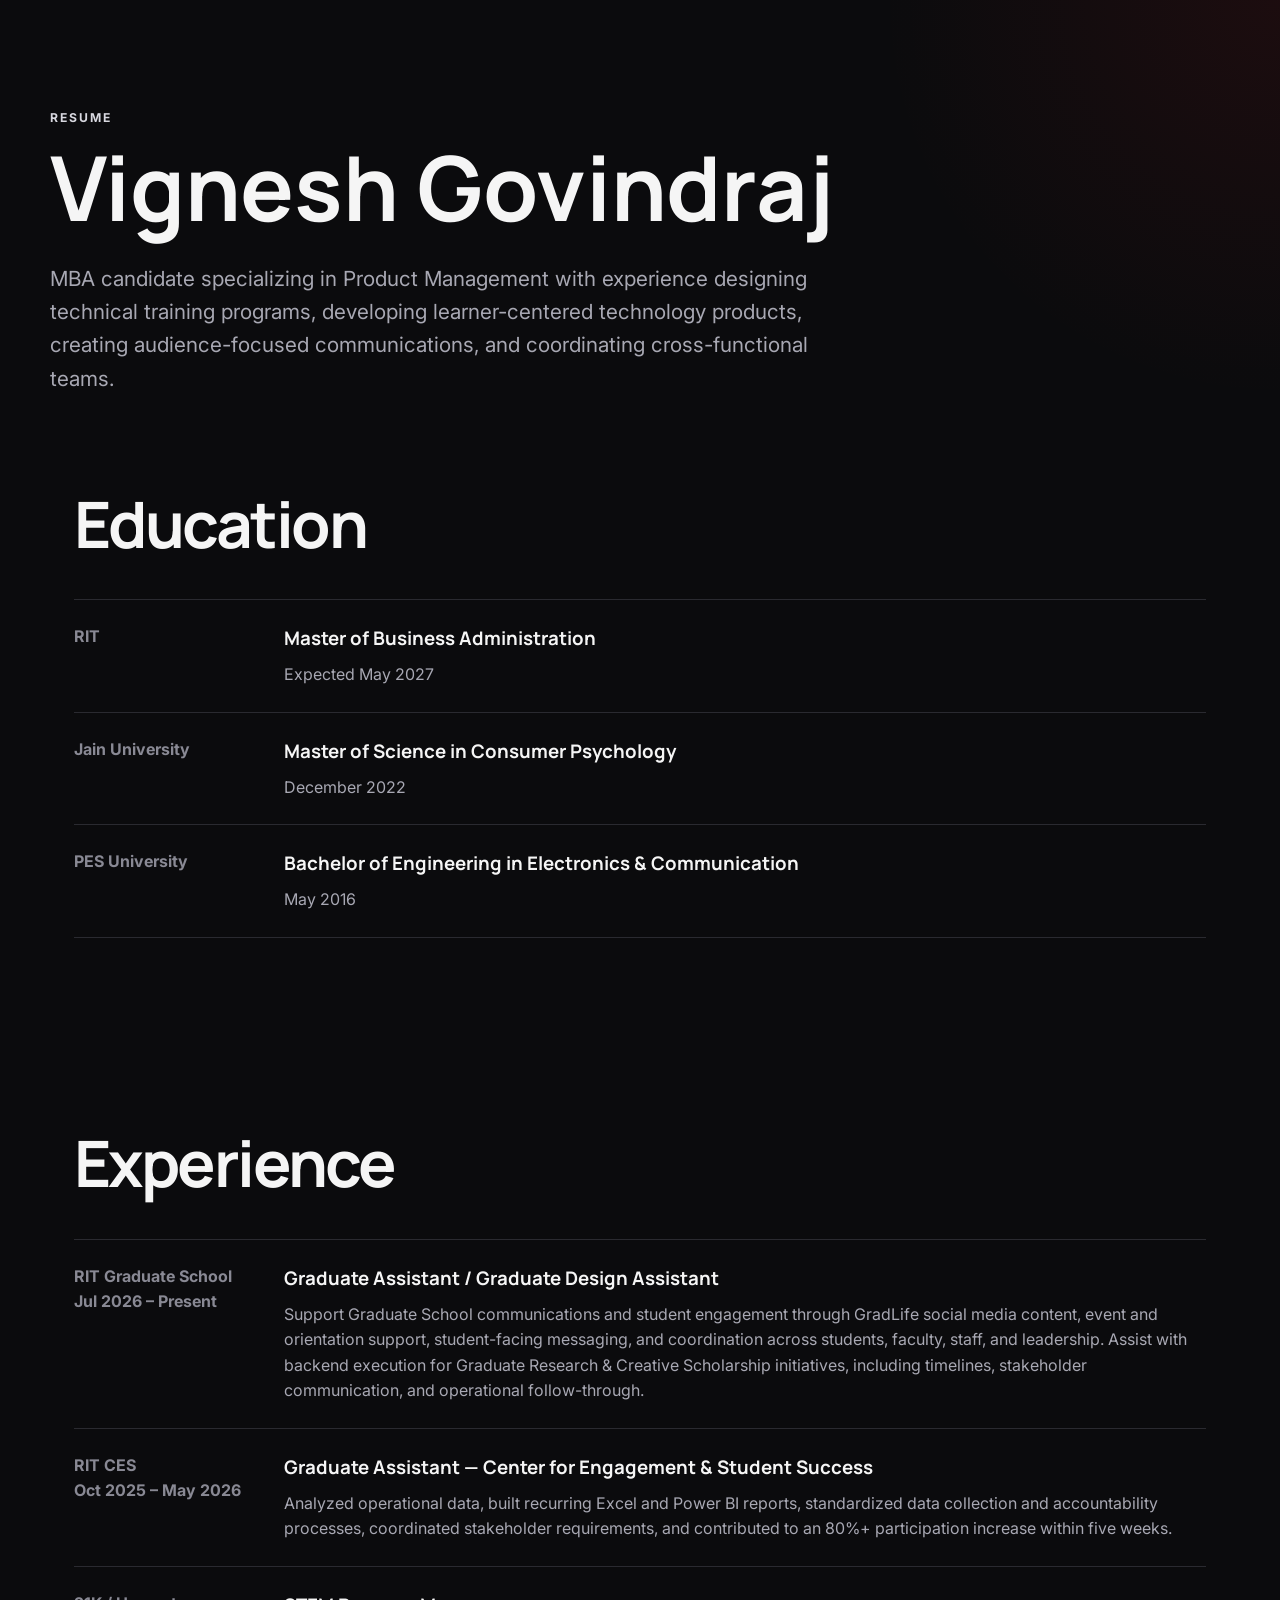
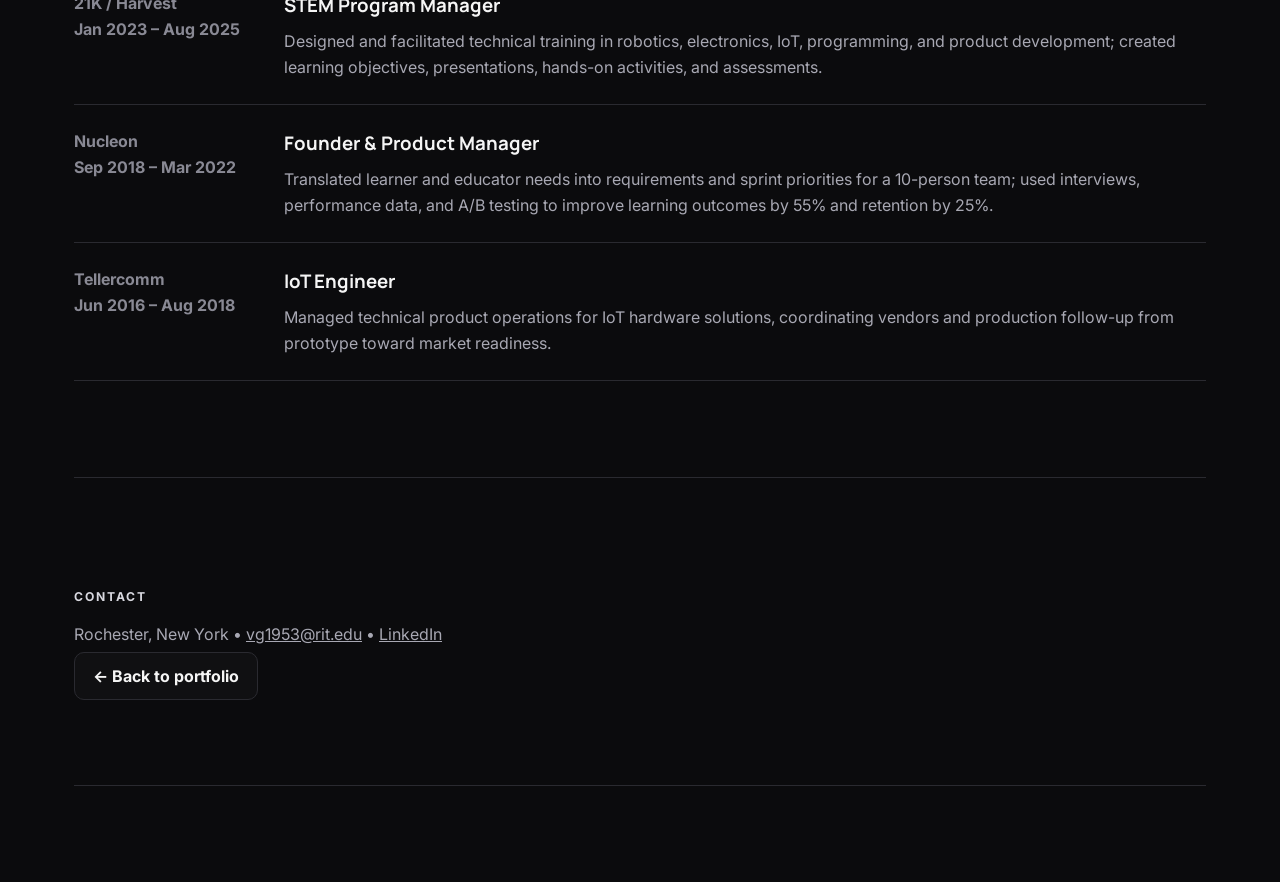
<file: resume.html>
<!DOCTYPE html><html lang="en"><head><meta charset="UTF-8"><meta name="viewport" content="width=device-width,initial-scale=1.0"><title>Vignesh Govindraj | Resume</title><link rel="stylesheet" href="styles.css"></head><body><main class="section"><p class="eyebrow">Resume</p><h1 style="font-family:Manrope,sans-serif;font-size:clamp(2.8rem,7vw,5.8rem);line-height:1.05;margin:0 0 24px">Vignesh Govindraj</h1><p class="hero-text">MBA candidate specializing in Product Management with experience designing technical training programs, developing learner-centered technology products, creating audience-focused communications, and coordinating cross-functional teams.</p><section class="section" style="padding-left:0;padding-right:0"><div class="section-heading"><h2>Education</h2></div><div class="timeline"><div class="timeline-item"><span>RIT</span><div><h3>Master of Business Administration</h3><p>Expected May 2027</p></div></div><div class="timeline-item"><span>Jain University</span><div><h3>Master of Science in Consumer Psychology</h3><p>December 2022</p></div></div><div class="timeline-item"><span>PES University</span><div><h3>Bachelor of Engineering in Electronics & Communication</h3><p>May 2016</p></div></div></div></section><section class="section" style="padding-left:0;padding-right:0"><div class="section-heading"><h2>Experience</h2></div><div class="timeline"><div class="timeline-item"><span>RIT Graduate School<br>Jul 2026 – Present</span><div><h3>Graduate Assistant / Graduate Design Assistant</h3><p>Support Graduate School communications and student engagement through GradLife social media content, event and orientation support, student-facing messaging, and coordination across students, faculty, staff, and leadership. Assist with backend execution for Graduate Research & Creative Scholarship initiatives, including timelines, stakeholder communication, and operational follow-through.</p></div></div><div class="timeline-item"><span>RIT CES<br>Oct 2025 – May 2026</span><div><h3>Graduate Assistant — Center for Engagement & Student Success</h3><p>Analyzed operational data, built recurring Excel and Power BI reports, standardized data collection and accountability processes, coordinated stakeholder requirements, and contributed to an 80%+ participation increase within five weeks.</p></div></div><div class="timeline-item"><span>21K / Harvest<br>Jan 2023 – Aug 2025</span><div><h3>STEM Program Manager</h3><p>Designed and facilitated technical training in robotics, electronics, IoT, programming, and product development; created learning objectives, presentations, hands-on activities, and assessments.</p></div></div><div class="timeline-item"><span>Nucleon<br>Sep 2018 – Mar 2022</span><div><h3>Founder & Product Manager</h3><p>Translated learner and educator needs into requirements and sprint priorities for a 10-person team; used interviews, performance data, and A/B testing to improve learning outcomes by 55% and retention by 25%.</p></div></div><div class="timeline-item"><span>Tellercomm<br>Jun 2016 – Aug 2018</span><div><h3>IoT Engineer</h3><p>Managed technical product operations for IoT hardware solutions, coordinating vendors and production follow-up from prototype toward market readiness.</p></div></div></div></section><section class="section contact" style="padding-left:0;padding-right:0"><p class="eyebrow">Contact</p><p>Rochester, New York • <a href="mailto:vg1953@rit.edu">vg1953@rit.edu</a> • <a href="https://www.linkedin.com/in/vignesh-govindraj-13011995/">LinkedIn</a></p><a class="button secondary" href="index.html">← Back to portfolio</a></section></main></body></html>
</file>
<file: styles.css>
@import url('https://fonts.googleapis.com/css2?family=Inter:wght@400;500;600;700&family=Manrope:wght@600;700;800&display=swap');
:root{--bg:#0b0b0d;--panel:#131316;--text:#f5f5f5;--muted:#a8a8b3;--line:#2a2a30;--accent:#e82127;--max:1180px}
*{box-sizing:border-box}html{scroll-behavior:smooth}body{margin:0;background:radial-gradient(circle at top right,rgba(232,33,39,.08),transparent 25rem),var(--bg);color:var(--text);font-family:Inter,system-ui,sans-serif;line-height:1.6}a{color:inherit}
.site-header{position:sticky;top:0;z-index:20;display:flex;align-items:center;justify-content:space-between;padding:18px max(24px,calc((100vw - var(--max))/2));background:rgba(11,11,13,.82);backdrop-filter:blur(18px);border-bottom:1px solid rgba(255,255,255,.06)}
.brand{width:42px;height:42px;display:grid;place-items:center;border:1px solid var(--line);border-radius:12px;font-family:Manrope;font-weight:800;text-decoration:none}.nav{display:flex;gap:24px;align-items:center}.nav a{text-decoration:none;color:var(--muted);font-size:.94rem}.nav a:hover{color:var(--text)}.nav .nav-cta{color:var(--text);border:1px solid var(--line);padding:9px 14px;border-radius:999px}
.section{width:min(var(--max),calc(100% - 48px));margin:0 auto;padding:96px 0}.hero{min-height:78vh;display:grid;grid-template-columns:1.4fr .8fr;gap:64px;align-items:center}.eyebrow{text-transform:uppercase;letter-spacing:.16em;font-size:.76rem;font-weight:700;color:#d8d8df}
.hero h1,.section-heading h2,.about h2,.contact h2,dialog h2{font-family:Manrope;letter-spacing:-.04em;line-height:1.04;margin:0}.hero h1{font-size:clamp(3rem,7vw,6.8rem);max-width:900px}.hero-text{max-width:760px;color:var(--muted);font-size:clamp(1.05rem,1.8vw,1.3rem);margin:28px 0 0}.hero-actions{display:flex;flex-wrap:wrap;gap:14px;margin-top:32px}.button{text-decoration:none;padding:13px 18px;border-radius:10px;font-weight:700;transition:.2s}.button.primary{background:var(--accent);color:white}.button.primary:hover{transform:translateY(-2px)}.button.secondary{border:1px solid var(--line);background:rgba(255,255,255,.02)}.button.secondary:hover{background:var(--panel)}
.hero-panel{padding:12px 0;border-top:1px solid var(--line)}.metric{padding:24px 0;border-bottom:1px solid var(--line);display:grid;grid-template-columns:110px 1fr;gap:18px;align-items:baseline}.metric-value{font-family:Manrope;font-size:2rem;font-weight:800}.metric-label{color:var(--muted)}
.intro-strip{padding-top:0;padding-bottom:72px}.intro-strip p{font-family:Manrope;font-size:clamp(1.5rem,3vw,2.4rem);line-height:1.3;color:#c9c9d0;max-width:1020px}.intro-strip strong{color:white}
.section-heading{max-width:760px;margin-bottom:42px}.section-heading h2,.about h2,.contact h2{font-size:clamp(2.4rem,5vw,4.6rem)}.section-heading>p:last-child{color:var(--muted);font-size:1.05rem}
.case-grid{display:grid;grid-template-columns:repeat(2,minmax(0,1fr));gap:18px}.case-card{min-height:390px;padding:34px;border:1px solid var(--line);border-radius:22px;background:linear-gradient(145deg,rgba(255,255,255,.035),rgba(255,255,255,.012));display:flex;flex-direction:column;transition:.2s}.case-card:hover{transform:translateY(-4px);border-color:#42424a}.case-card.featured{background:linear-gradient(145deg,rgba(232,33,39,.12),rgba(255,255,255,.02))}.case-number{color:#777782;font-family:Manrope;font-weight:800}.case-tag{color:#d8d8df;text-transform:uppercase;letter-spacing:.1em;font-size:.72rem;font-weight:700;margin-top:60px}.case-card h3{font-family:Manrope;font-size:1.75rem;line-height:1.15;margin:10px 0 14px}.case-summary{color:var(--muted);margin:0}.text-button{margin-top:auto;padding-top:30px;border:0;background:transparent;color:white;font-weight:700;cursor:pointer;text-align:left}
.split-section{display:grid;grid-template-columns:.8fr 1.2fr;gap:80px;align-items:start}.skill-groups{display:grid;grid-template-columns:repeat(2,1fr);gap:16px}.skill-group{padding:26px;border:1px solid var(--line);border-radius:18px;background:var(--panel)}.skill-group h3{margin:0 0 10px;font-family:Manrope}.skill-group p{color:var(--muted);margin:0}
.process{list-style:none;padding:0;margin:0;border-top:1px solid var(--line)}.process li{display:grid;grid-template-columns:90px 1fr;gap:32px;padding:28px 0;border-bottom:1px solid var(--line)}.process li>span{color:#6f6f79;font-family:Manrope;font-weight:700}.process h3{margin:0 0 7px;font-family:Manrope;font-size:1.4rem}.process p{margin:0;color:var(--muted);max-width:760px}
.about{display:grid;grid-template-columns:1fr 1fr;gap:80px}.about-copy p{color:var(--muted);font-size:1.08rem}.about-copy p:first-child{color:white}.timeline{border-top:1px solid var(--line)}.timeline-item{display:grid;grid-template-columns:180px 1fr;gap:30px;padding:24px 0;border-bottom:1px solid var(--line)}.timeline-item>span{color:#898994;font-weight:700}.timeline-item h3{margin:0 0 8px;font-family:Manrope}.timeline-item p{margin:0;color:var(--muted)}
.contact{border-top:1px solid var(--line);border-bottom:1px solid var(--line)}.contact p:not(.eyebrow){color:var(--muted);max-width:720px}footer{width:min(var(--max),calc(100% - 48px));margin:0 auto;padding:30px 0 50px;color:#777782;font-size:.9rem}
dialog{width:min(900px,calc(100% - 32px));max-height:84vh;overflow:auto;color:var(--text);background:#101013;border:1px solid var(--line);border-radius:22px;padding:38px}dialog::backdrop{background:rgba(0,0,0,.78);backdrop-filter:blur(6px)}.dialog-close{position:sticky;top:0;float:right;border:1px solid var(--line);background:#18181c;color:white;width:38px;height:38px;border-radius:999px;cursor:pointer;font-size:1.4rem}dialog h2{font-size:clamp(2rem,5vw,3.6rem);max-width:760px;margin-bottom:28px}.case-detail-grid{display:grid;grid-template-columns:repeat(2,1fr);gap:18px}.case-detail-grid>div{border:1px solid var(--line);border-radius:16px;padding:22px;background:var(--panel)}.case-detail-grid h4{margin:0 0 10px;font-family:Manrope}.case-detail-grid p{margin:0;color:var(--muted)}
@media(max-width:820px){.nav a:not(.nav-cta){display:none}.hero,.split-section,.about{grid-template-columns:1fr}.hero{gap:36px;min-height:auto;padding-top:72px}.case-grid,.skill-groups,.case-detail-grid{grid-template-columns:1fr}.timeline-item{grid-template-columns:1fr;gap:6px}.section{width:min(100% - 32px,var(--max));padding:72px 0}.hero h1{font-size:clamp(2.8rem,14vw,4.6rem)}}
</file>
